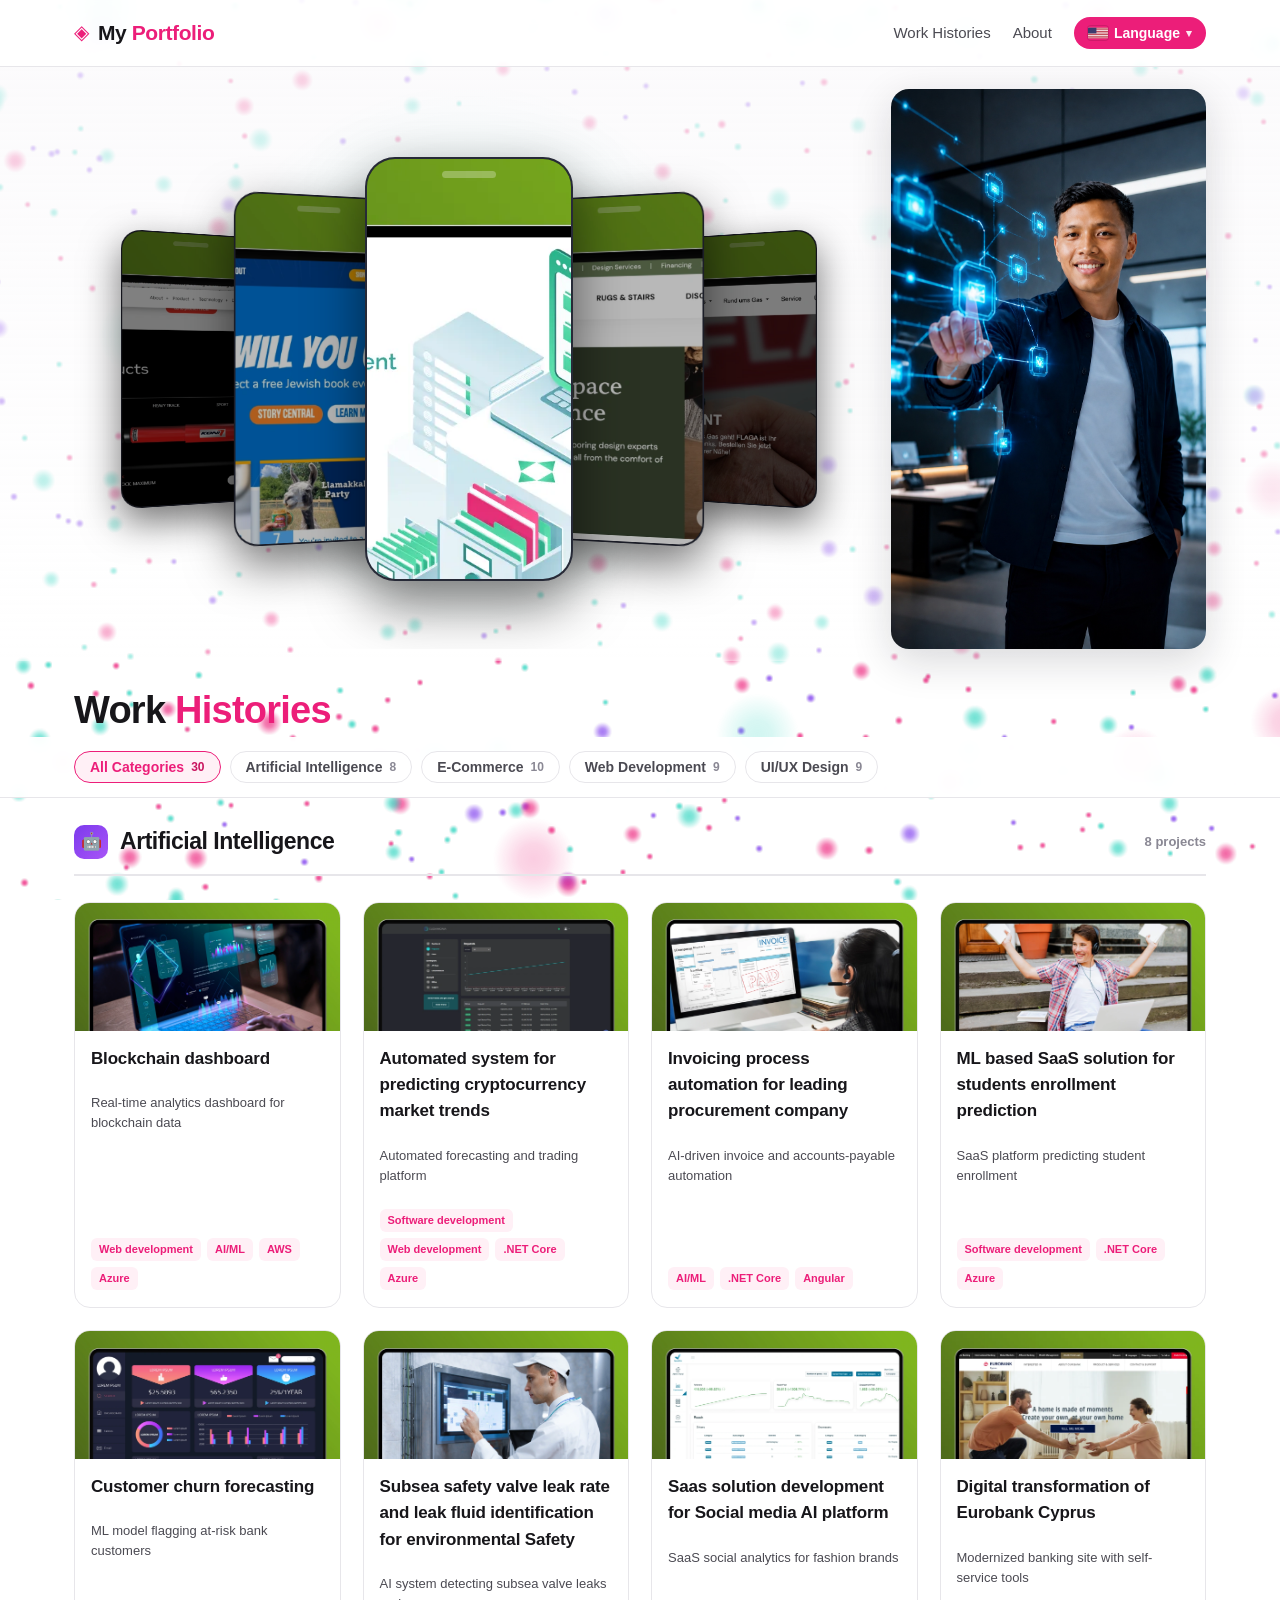
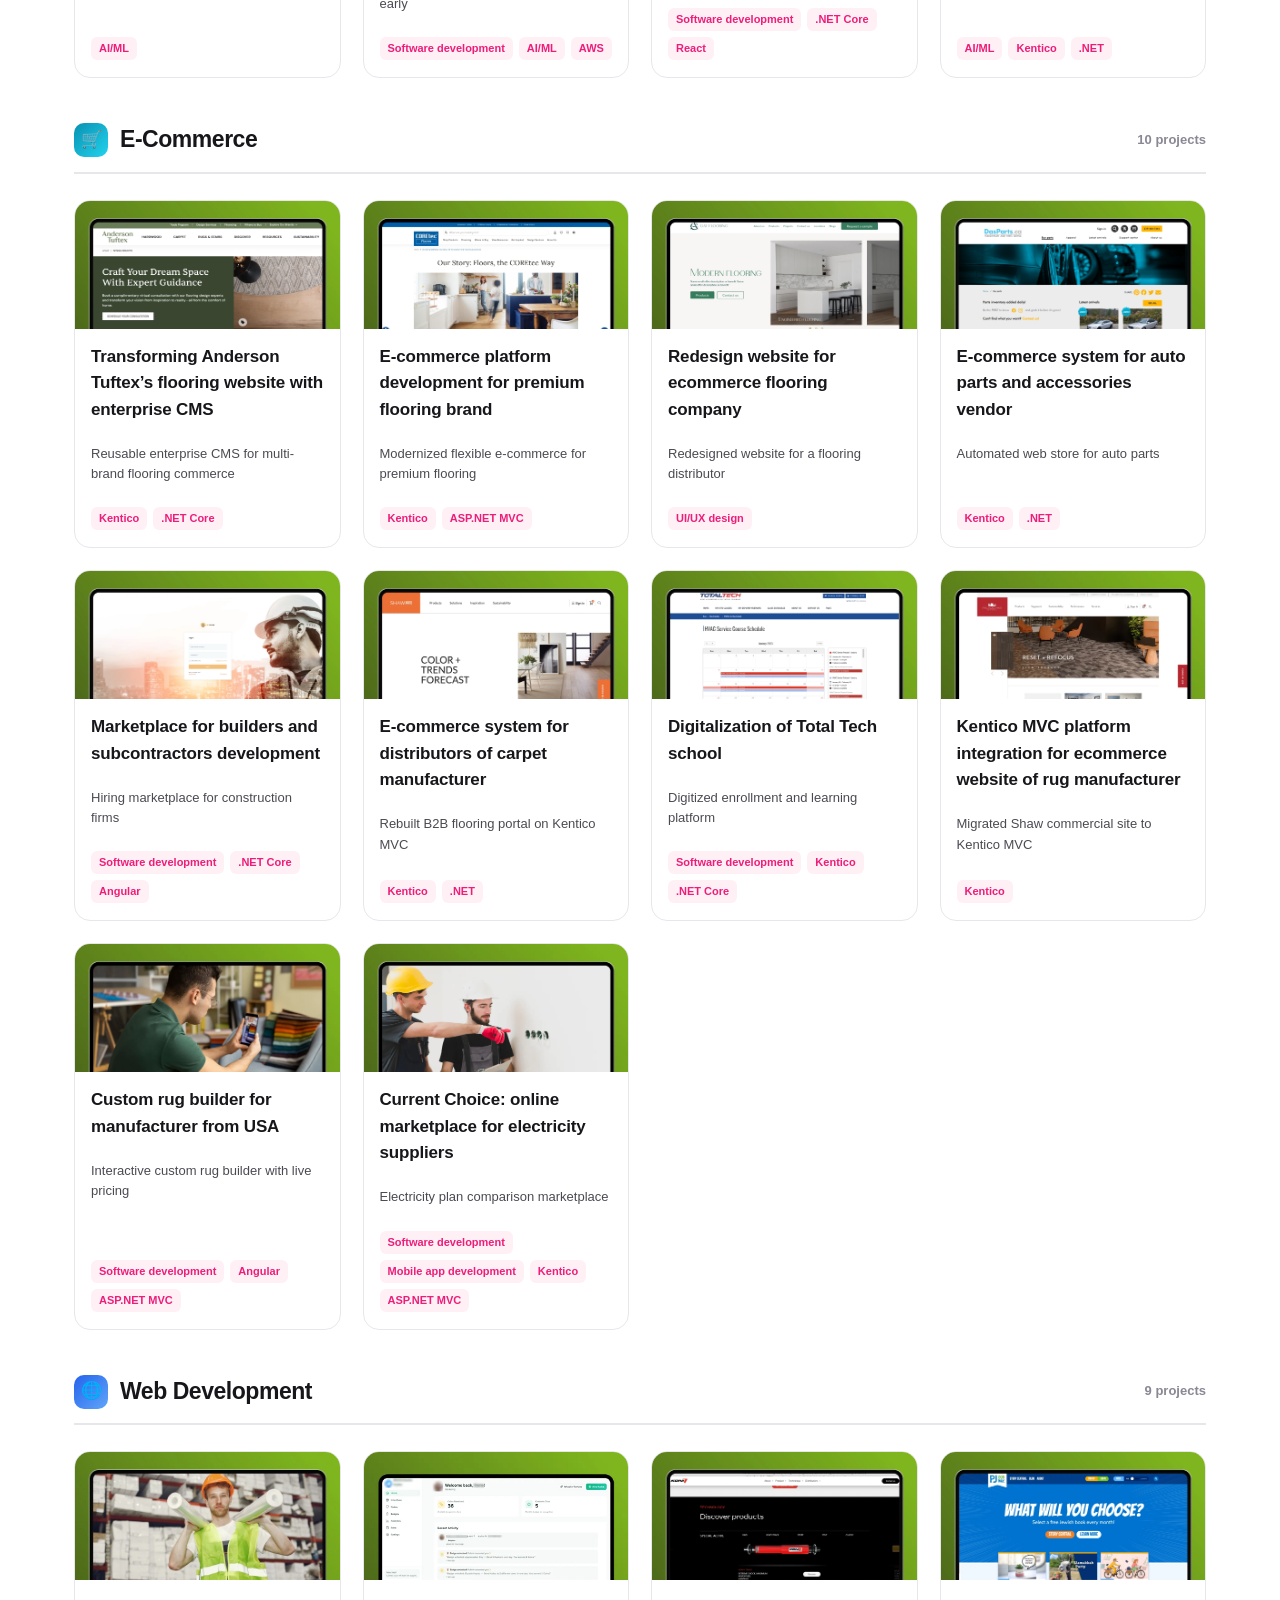
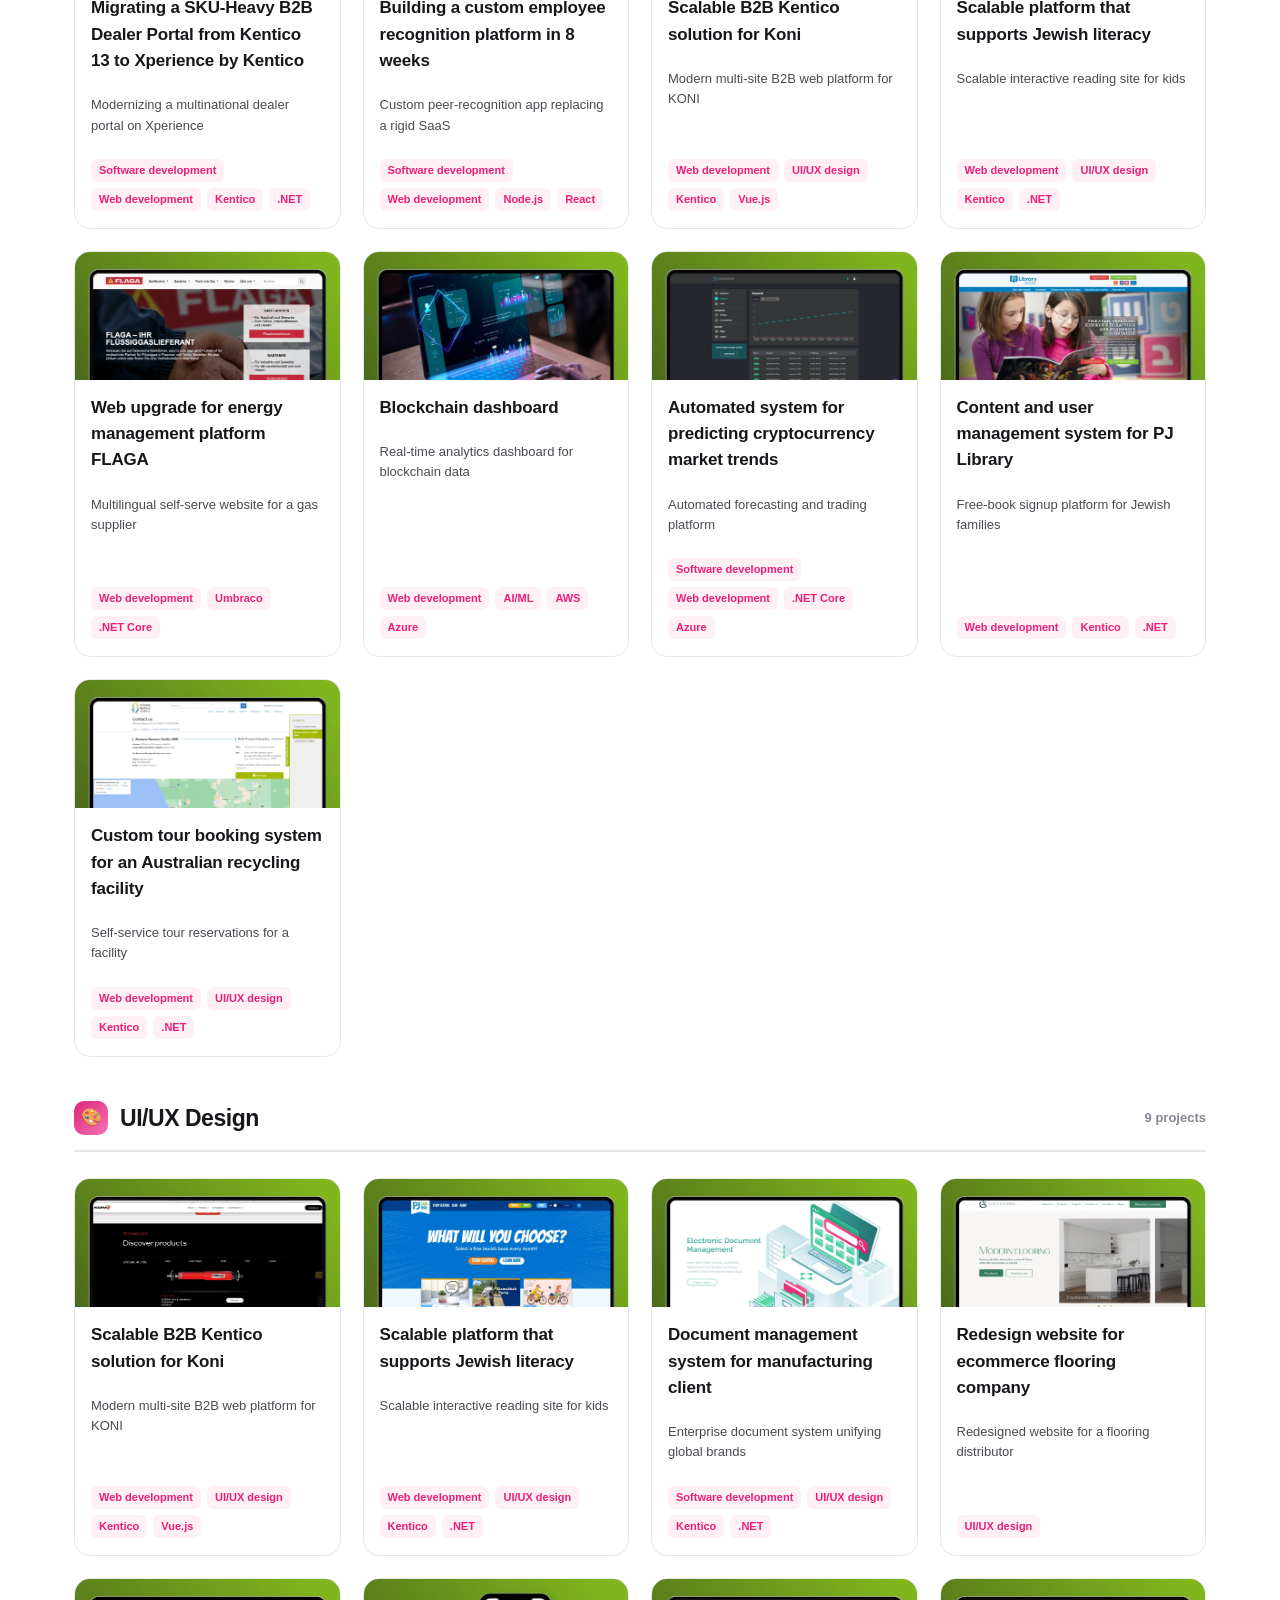
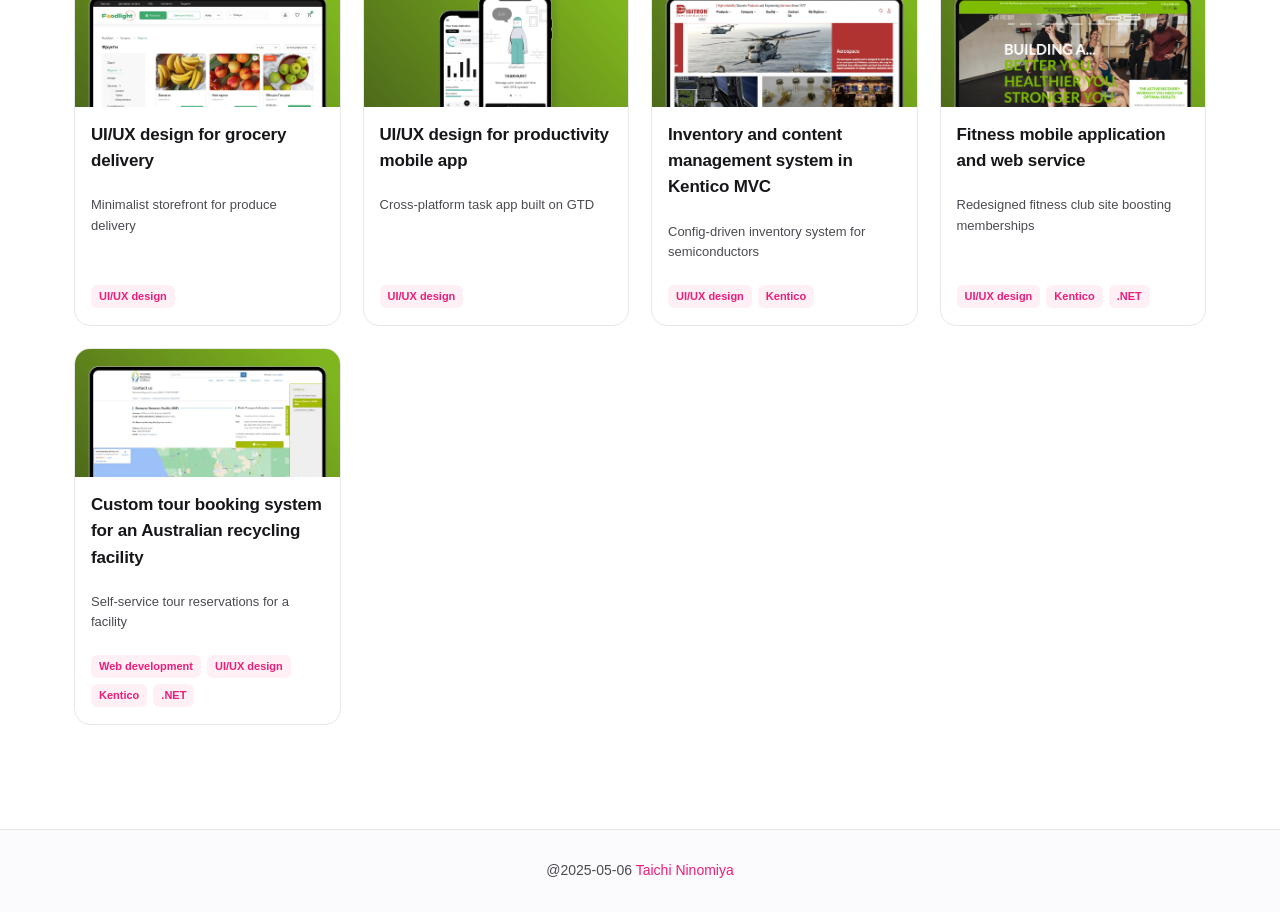
<file: index.html>
<!DOCTYPE html>
<html lang="en">
<head>
  <meta charset="UTF-8" />
  <meta name="viewport" content="width=device-width, initial-scale=1.0" />
  <title>My Portfolio</title>

  <meta name="description" content="A study recreation — 30 case-study projects grouped by category, with full details and images." />
  <link rel="stylesheet" href="styles.css" />
</head>
<body>
  <!-- 3D parallax background (three.js) — sits behind everything, ignores pointer events -->
  <canvas id="bg3d" aria-hidden="true"></canvas>
  <!-- Header -->
  <header class="site-header">
    <div class="wrap header-inner">
      <a href="#/" class="brand" onclick="window.scrollTo({ top: 0, behavior: 'smooth' })">
        <span class="brand-mark">◈</span>
        <span class="brand-name">My <strong>Portfolio</strong></span>
      </a>
      <nav class="top-nav">
        <a href="#/" onclick="window.scrollTo({ top: 0, behavior: 'smooth' })" data-i18n="navWork">Work Histories</a>
        <a href="about.html" data-i18n="navAbout">About</a>
        <div id="lang-switch" class="lang-switch"></div>
      </nav>
    </div>
  </header>

  <!-- Hero -->
  <section class="hero hero--image">
    <div class="wrap hero-inner">
      <div class="hero-stack" id="hero-stack" aria-hidden="true"><!-- stacked cards injected --></div>
      <div class="hero-media">
        <img src="images-bo/photo.png" alt="" onerror="this.closest('.hero-media').style.display='none'" />
      </div>
    </div>
  </section>

  <!-- Section title -->
  <div class="wrap section-title">
    <h2><span data-i18n="workTitleA">Work </span><span class="accent" data-i18n="workTitleB">Histories</span></h2>
  </div>

  <!-- Controls -->
  <div class="controls-bar">
    <div class="wrap">
      <div class="filters" id="filters"><!-- category chips injected --></div>
    </div>
  </div>

  <!-- Grid -->
  <main class="wrap">
    <div id="sections"><!-- category sections injected --></div>
  </main>

  <footer class="site-footer">
    <div class="wrap">
      <p style="text-align:center;margin:0">@2025-05-06 <span style="color:var(--pink)">Taichi Ninomiya</span></p>
    </div>
  </footer>

  <!-- Detail modal -->
  <div class="modal-overlay" id="modal" hidden>
    <div class="modal" role="dialog" aria-modal="true" aria-labelledby="modal-title">
      <button class="modal-close" id="modal-close" aria-label="Close">✕</button>
      <div class="modal-body" id="modal-body"><!-- detail injected --></div>
    </div>
  </div>

  <script src="data.js"></script>
  <script src="details.js"></script>
  <script src="images.js"></script>
  <script src="i18n.js"></script>
  <script src="translations.i18n.js"></script>
  <script src="lang.js"></script>
  <script src="app.js"></script>
  <script src="vendor/three.min.js"></script>
  <script src="bg3d.js"></script>
</body>
</html>
</file>
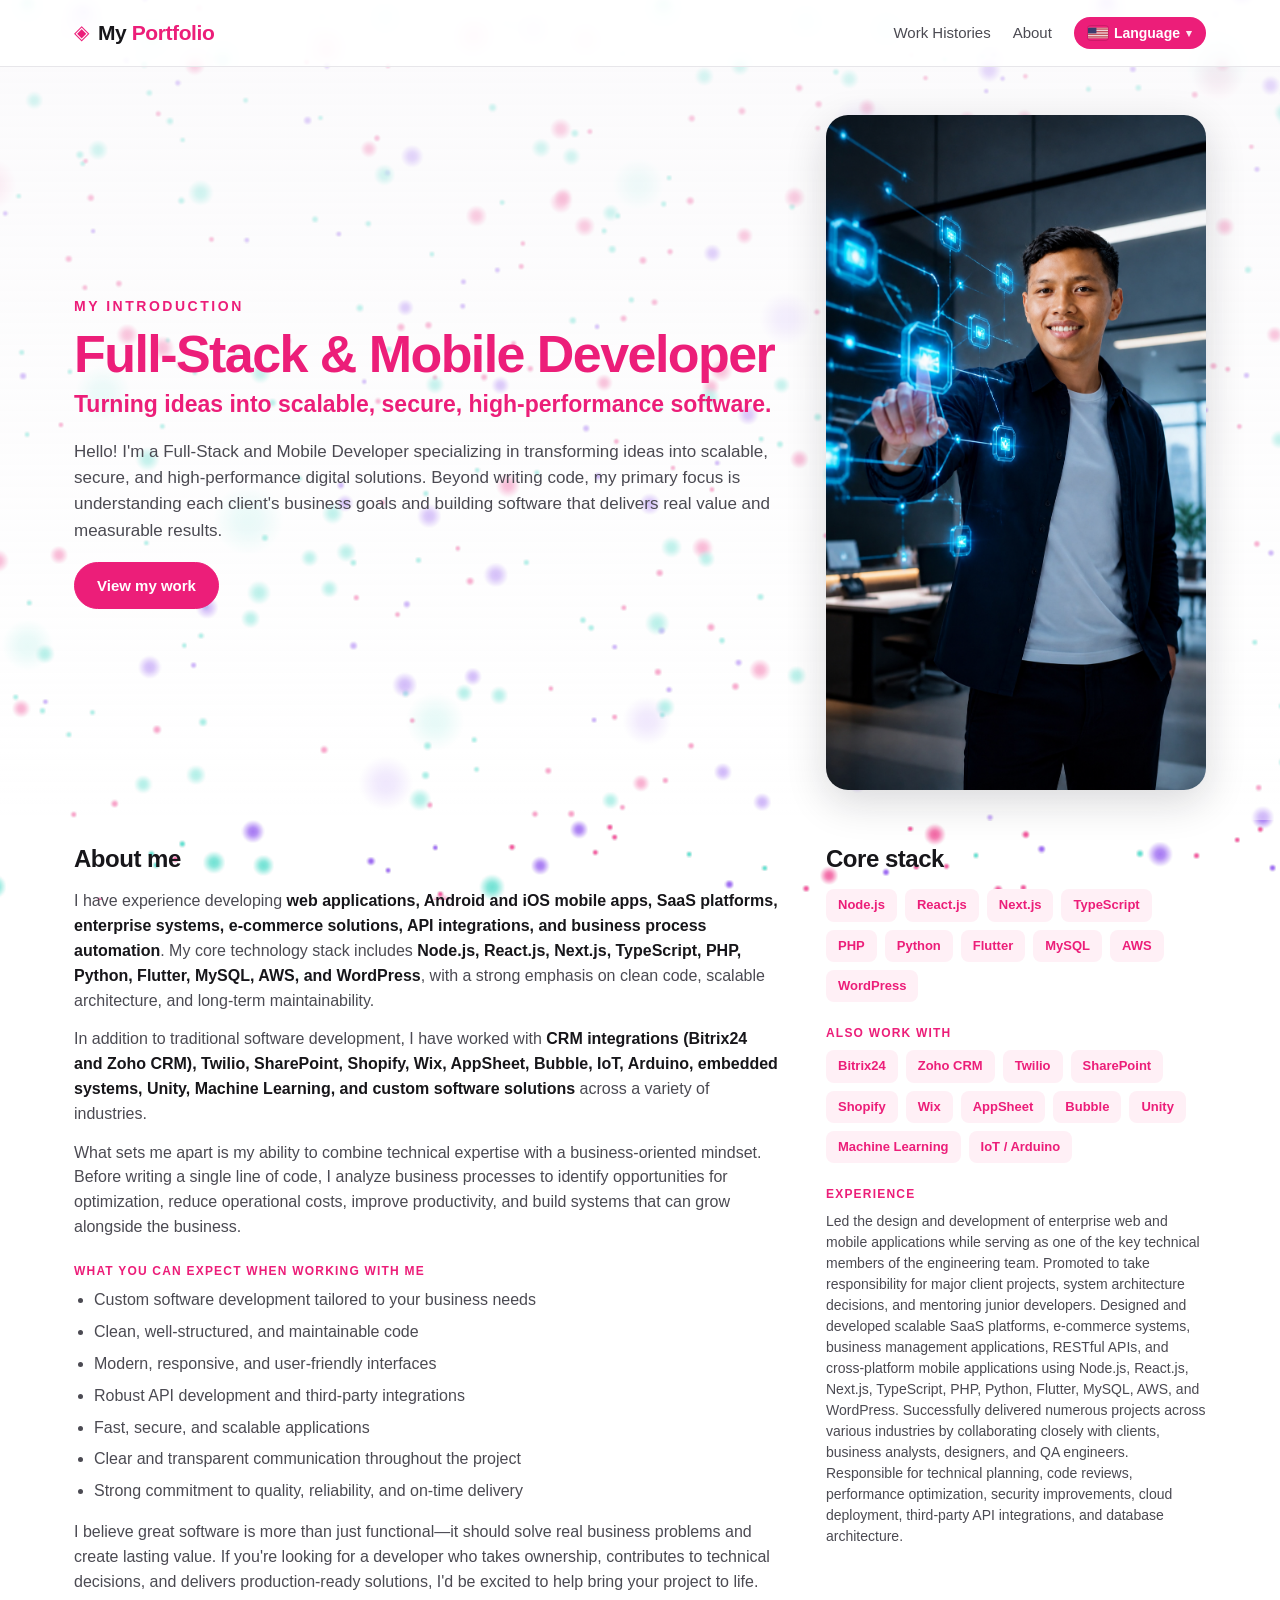
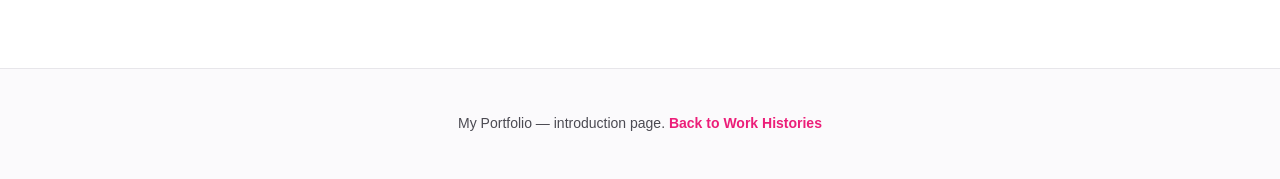
<file: about.html>
<!DOCTYPE html>
<html lang="en">
<head>
  <meta charset="UTF-8" />
  <meta name="viewport" content="width=device-width, initial-scale=1.0" />
  <title>My Introduction</title>
  <meta name="description" content="My Introduction — about me, skills, and background." />
  <link rel="stylesheet" href="styles.css" />
</head>
<body>
  <!-- 3D parallax background (three.js) — sits behind everything, ignores pointer events -->
  <canvas id="bg3d" aria-hidden="true"></canvas>
  <!-- Header -->
  <header class="site-header">
    <div class="wrap header-inner">
      <a href="index.html" class="brand">
        <span class="brand-mark">◈</span>
        <span class="brand-name">My <strong>Portfolio</strong></span>
      </a>
      <nav class="top-nav">
        <a href="index.html" data-i18n="navWork">Work Histories</a>
        <a href="about.html" data-i18n="navAbout">About</a>
        <div id="lang-switch" class="lang-switch"></div>
      </nav>
    </div>
  </header>

  <!-- Intro hero -->
  <section class="intro">
    <div class="wrap intro-inner">
      <div class="intro-text">
        <p class="eyebrow" data-i18n="eyebrow">My Introduction</p>
        <h1><span class="accent" data-i18n="h1">Full-Stack &amp; Mobile Developer</span></h1>
        <p class="intro-role" data-i18n="role">Turning ideas into scalable, secure, high-performance software.</p>
        <p class="bio" data-i18n="bio">Hello! I'm a Full-Stack and Mobile Developer specializing in transforming ideas into scalable, secure, and high-performance digital solutions. Beyond writing code, my primary focus is understanding each client's business goals and building software that delivers real value and measurable results.</p>
        <div class="intro-actions">
          <a class="btn btn-primary" href="index.html" data-i18n="viewwork">View my work</a>
        </div>
      </div>
      <div class="intro-photo">
        <img src="images-bo/photo.png" alt="Portrait" onerror="this.closest('.intro-photo').style.display='none'" />
      </div>
    </div>
  </section>

  <!-- About body -->
  <main class="wrap about-body">
    <div class="about-grid">
      <div class="about-block">
        <h2 data-i18n="aboutH2">About me</h2>
        <p data-i18n="p1" data-i18n-html>I have experience developing <strong>web applications, Android and iOS mobile apps, SaaS platforms, enterprise systems, e-commerce solutions, API integrations, and business process automation</strong>. My core technology stack includes <strong>Node.js, React.js, Next.js, TypeScript, PHP, Python, Flutter, MySQL, AWS, and WordPress</strong>, with a strong emphasis on clean code, scalable architecture, and long-term maintainability.</p>
        <p data-i18n="p2" data-i18n-html>In addition to traditional software development, I have worked with <strong>CRM integrations (Bitrix24 and Zoho CRM), Twilio, SharePoint, Shopify, Wix, AppSheet, Bubble, IoT, Arduino, embedded systems, Unity, Machine Learning, and custom software solutions</strong> across a variety of industries.</p>
        <p data-i18n="p3">What sets me apart is my ability to combine technical expertise with a business-oriented mindset. Before writing a single line of code, I analyze business processes to identify opportunities for optimization, reduce operational costs, improve productivity, and build systems that can grow alongside the business.</p>

        <h3 data-i18n="expectH3">What you can expect when working with me</h3>
        <ul>
          <li data-i18n="e1">Custom software development tailored to your business needs</li>
          <li data-i18n="e2">Clean, well-structured, and maintainable code</li>
          <li data-i18n="e3">Modern, responsive, and user-friendly interfaces</li>
          <li data-i18n="e4">Robust API development and third-party integrations</li>
          <li data-i18n="e5">Fast, secure, and scalable applications</li>
          <li data-i18n="e6">Clear and transparent communication throughout the project</li>
          <li data-i18n="e7">Strong commitment to quality, reliability, and on-time delivery</li>
        </ul>

        <p data-i18n="closing">I believe great software is more than just functional—it should solve real business problems and create lasting value. If you're looking for a developer who takes ownership, contributes to technical decisions, and delivers production-ready solutions, I'd be excited to help bring your project to life.</p>
      </div>

      <aside class="about-block">
        <h2 data-i18n="coreStack">Core stack</h2>
        <div class="skill-tags">
          <span>Node.js</span>
          <span>React.js</span>
          <span>Next.js</span>
          <span>TypeScript</span>
          <span>PHP</span>
          <span>Python</span>
          <span>Flutter</span>
          <span>MySQL</span>
          <span>AWS</span>
          <span>WordPress</span>
        </div>

        <h3 data-i18n="alsoWork">Also work with</h3>
        <div class="skill-tags">
          <span>Bitrix24</span>
          <span>Zoho CRM</span>
          <span>Twilio</span>
          <span>SharePoint</span>
          <span>Shopify</span>
          <span>Wix</span>
          <span>AppSheet</span>
          <span>Bubble</span>
          <span>Unity</span>
          <span>Machine Learning</span>
          <span>IoT / Arduino</span>
        </div>

        <h3 data-i18n="expTitle">Experience</h3>
        <p class="exp-body" data-i18n="expBody">Led the design and development of enterprise web and mobile applications while serving as one of the key technical members of the engineering team. Promoted to take responsibility for major client projects, system architecture decisions, and mentoring junior developers. Designed and developed scalable SaaS platforms, e-commerce systems, business management applications, RESTful APIs, and cross-platform mobile applications using Node.js, React.js, Next.js, TypeScript, PHP, Python, Flutter, MySQL, AWS, and WordPress. Successfully delivered numerous projects across various industries by collaborating closely with clients, business analysts, designers, and QA engineers. Responsible for technical planning, code reviews, performance optimization, security improvements, cloud deployment, third-party API integrations, and database architecture.</p>
      </aside>
    </div>
  </main>

  <footer class="site-footer">
    <div class="wrap">
      <p style="text-align:center">My Portfolio — introduction page. <a href="index.html" style="color:var(--pink);font-weight:600" data-i18n="backLink">Back to Work Histories</a></p>
    </div>
  </footer>

  <script src="i18n.js"></script>
  <script src="translations.i18n.js"></script>
  <script src="lang.js"></script>
  <script src="vendor/three.min.js"></script>
  <script src="bg3d.js"></script>
</body>
</html>
</file>
<file: styles.css>
/* ===== AppMakers portfolio recreation — styles ===== */
:root {
  --pink: #ec1e79;
  --pink-dark: #c9155f;
  --pink-tint: #fff0f6;
  --pink-border: #f7a8ce;
  --ink: #17161a;
  --body: #4b4a52;
  --muted: #8a8894;
  --line: #e7e6ea;
  --bg: #ffffff;
  --bg-soft: #faf9fb;
  --card: #ffffff;
  --shadow: 0 1px 2px rgba(20,18,28,.05), 0 8px 24px rgba(20,18,28,.06);
  --shadow-lg: 0 12px 40px rgba(20,18,28,.16);
  --radius: 16px;
  --maxw: 1180px;
  --font: -apple-system, BlinkMacSystemFont, "Segoe UI", Roboto, Helvetica, Arial, sans-serif;
}
* { box-sizing: border-box; }
html, body { margin: 0; padding: 0; }
html { background: var(--bg); }
body {
  font-family: var(--font);
  color: var(--body);
  background: transparent;
  line-height: 1.55;
  -webkit-font-smoothing: antialiased;
}
.wrap { max-width: var(--maxw); margin: 0 auto; padding: 0 24px; }
a { color: inherit; text-decoration: none; }
strong { color: var(--ink); }
code { background: #f3f2f5; padding: 1px 5px; border-radius: 5px; font-size: .86em; }

/* 3D parallax background canvas — painted behind every page layer, never
   intercepts clicks. Hidden entirely if the script never boots. */
#bg3d { position: fixed; inset: 0; width: 100%; height: 100%; z-index: -1; pointer-events: none; display: block; }

/* ===== Header ===== */
.site-header { position: sticky; top: 0; z-index: 40; background: rgba(255,255,255,.9); backdrop-filter: blur(10px); border-bottom: 1px solid var(--line); }
.header-inner { display: flex; align-items: center; justify-content: space-between; height: 66px; }
.brand { display: flex; align-items: center; gap: 9px; font-size: 21px; color: var(--ink); }
.brand-mark { color: var(--pink); font-size: 20px; }
.brand-name strong { color: var(--pink); font-weight: 800; }
.brand-name { font-weight: 600; letter-spacing: -.02em; }
.top-nav { display: flex; align-items: center; gap: 22px; font-size: 15px; }
.top-nav a:hover { color: var(--pink); }
.top-nav .muted { color: var(--muted); cursor: default; }
.top-nav .cta { background: var(--pink); color: #fff; padding: 9px 18px; border-radius: 999px; font-weight: 600; }
.top-nav .cta:hover { background: var(--pink-dark); }

/* Language switcher */
.lang-switch { position: relative; }
.lang-btn { display: inline-flex; align-items: center; gap: 6px; background: var(--pink); color: #fff; border: none; padding: 8px 14px; border-radius: 999px; font-weight: 600; font-size: 14px; cursor: pointer; font-family: inherit; }
.lang-btn:hover { background: var(--pink-dark); }
.lang-globe { font-size: 15px; line-height: 1; }
.lang-caret { font-size: 11px; opacity: .9; }
.lang-menu { position: absolute; right: 0; top: calc(100% + 8px); background: #fff; border: 1px solid var(--line); border-radius: 12px; box-shadow: var(--shadow-lg); padding: 6px; min-width: 172px; z-index: 60; display: flex; flex-direction: column; }
.lang-menu[hidden] { display: none; }
.flag { width: 20px; height: 14px; border-radius: 3px; vertical-align: middle; flex: none; box-shadow: 0 0 0 1px rgba(0,0,0,.12); display: inline-block; }
.lang-menu button { display: flex; align-items: center; gap: 9px; text-align: left; background: none; border: none; padding: 9px 12px; border-radius: 8px; font-size: 14px; cursor: pointer; color: var(--body); font-family: inherit; }
.lang-menu button:hover { background: var(--pink-tint); color: var(--pink); }
.lang-menu button.active { color: var(--pink); font-weight: 700; }

/* ===== Hero ===== */
.hero { padding: 54px 0 26px; background: linear-gradient(180deg, rgba(250,249,251,.72), rgba(255,255,255,.45)); }
.hero--image { padding: 22px 0 12px; }
.hero-inner { display: flex; gap: 26px; align-items: stretch; }
.hero-media { flex: 0 0 auto; }
.hero-media img { display: block; width: auto; max-width: 100%; height: 100%; max-height: 560px; object-fit: cover; border-radius: 18px; box-shadow: var(--shadow-lg); }

/* Stacked images filling the area, cycling one-by-one with a zoom-in reveal */
.hero-stack { flex: 1 1 auto; min-width: 0; height: 560px; position: relative; overflow: hidden; perspective: 1500px; background: radial-gradient(circle at 50% 48%, rgba(45,212,191,.12), rgba(255,255,255,0) 56%); }
/* Phone-style cards in a coverflow: the center card stands out; images flow through the fan */
.pf-card { position: absolute; top: 50%; left: 50%; width: 208px; height: 424px; margin: -212px 0 0 -104px; border-radius: 30px; overflow: hidden; background: #0e1220; border: 2px solid rgba(255,255,255,.10); box-shadow: 0 22px 55px rgba(0,0,0,.55); transform-style: preserve-3d; transition: transform 1.15s cubic-bezier(.4,0,.2,1), filter 1.15s ease, opacity 1.15s ease; }
.pf-card::before { content: ""; position: absolute; top: 12px; left: 50%; transform: translateX(-50%); width: 54px; height: 7px; border-radius: 5px; background: rgba(255,255,255,.28); z-index: 3; }
.pf-card img { width: 100%; height: 100%; object-fit: cover; display: block; }
@media (max-width: 760px) {
  .hero-stack { display: none; }
  .hero-media { flex: 1 1 auto; text-align: center; }
  .hero-media img { height: auto; max-height: 70vh; margin: 0 auto; }
}
@media (prefers-reduced-motion: reduce) { .pf-card { transition: none; } }
.eyebrow { text-transform: uppercase; letter-spacing: .16em; font-size: 12px; font-weight: 700; color: var(--pink); margin: 0 0 6px; }
.hero h1 { font-size: clamp(38px, 6vw, 60px); line-height: 1.02; letter-spacing: -.03em; color: var(--ink); margin: 0 0 14px; font-weight: 800; }
.lede { font-size: 18px; max-width: 640px; margin: 0 0 10px; }
.disclaimer { font-size: 13px; color: var(--muted); max-width: 720px; }

/* ===== About / My Introduction page ===== */
.intro { padding: 48px 0 30px; background: linear-gradient(180deg, rgba(250,249,251,.72), rgba(255,255,255,.45)); }
.intro-inner { display: grid; grid-template-columns: 1fr 380px; align-items: center; gap: 48px; }
.intro-photo img { width: 100%; height: auto; border-radius: 22px; box-shadow: var(--shadow-lg); display: block; }
.intro-text { min-width: 0; }
.intro-text h1 { font-size: clamp(34px, 5vw, 52px); line-height: 1.03; letter-spacing: -.03em; color: var(--ink); margin: 6px 0 6px; font-weight: 800; }
.intro-text h1 .accent { color: var(--pink); font: inherit; }
.intro .eyebrow { font-size: 14px; letter-spacing: .18em; margin-bottom: 10px; }
.intro-role { font-size: clamp(19px, 2.2vw, 23px); font-weight: 600; color: var(--pink); margin: 4px 0 16px; }
.intro-text p.bio { font-size: 17px; max-width: none; margin: 0 0 18px; }
.intro-actions { display: flex; gap: 12px; flex-wrap: wrap; }
.btn { display: inline-flex; align-items: center; gap: 8px; padding: 11px 22px; border-radius: 999px; font-weight: 600; font-size: 15px; border: 1.5px solid var(--pink); }
.btn-primary { background: var(--pink); color: #fff; }
.btn-primary:hover { background: var(--pink-dark); border-color: var(--pink-dark); }
.btn-ghost { background: #fff; color: var(--pink); }
.btn-ghost:hover { background: var(--pink-tint); }

.about-body { padding-top: 20px; padding-bottom: 40px; }
.about-grid { display: grid; grid-template-columns: 1fr 380px; align-items: start; gap: 48px; }
.about-grid > div { min-width: 0; }
.about-block h2 { font-size: 24px; font-weight: 800; color: var(--ink); letter-spacing: -.02em; margin: 0 0 12px; }
.about-block h3 { font-size: 12px; text-transform: uppercase; letter-spacing: .1em; color: var(--pink); margin: 22px 0 8px; font-weight: 700; }
.about-block p { margin: 0 0 14px; }
.about-block ul { margin: 0 0 16px; padding-left: 20px; }
.about-block ul li { margin-bottom: 7px; }
.exp-body { font-size: 14px; line-height: 1.5; margin: 0; }
.skill-tags { display: flex; flex-wrap: wrap; gap: 8px; }
.skill-tags span { font-size: 13px; font-weight: 600; color: var(--pink); background: var(--pink-tint); border-radius: 8px; padding: 6px 12px; }
.fact-list { list-style: none; margin: 0; padding: 0; }
.fact-list li { padding: 12px 0; border-bottom: 1px solid var(--line); display: flex; justify-content: space-between; gap: 12px; }
.fact-list li span:first-child { color: var(--muted); }
.fact-list li span:last-child { color: var(--ink); font-weight: 600; text-align: right; }
@media (max-width: 760px) {
  .intro-inner { grid-template-columns: 1fr; gap: 26px; }
  .intro-photo { order: -1; }
  .intro-photo img { width: 220px; max-width: 60vw; }
  .about-grid { grid-template-columns: 1fr; gap: 26px; }
}

/* ===== Section title ===== */
.section-title { padding: 30px 24px 6px; }
.section-title .eyebrow { margin: 0 0 6px; }
.section-title h2 { font-size: clamp(26px, 4vw, 38px); line-height: 1.05; letter-spacing: -.02em; color: var(--ink); margin: 0; font-weight: 800; }
.section-title h2 .accent { color: var(--pink); font: inherit; }

/* ===== Controls ===== */
.controls-bar { position: sticky; top: 66px; z-index: 30; background: rgba(255,255,255,.94); backdrop-filter: blur(8px); border-bottom: 1px solid var(--line); padding: 14px 0; }
.controls-row { display: flex; align-items: center; gap: 16px; justify-content: space-between; flex-wrap: wrap; }
.filters { display: flex; flex-wrap: wrap; gap: 9px; align-items: center; }
.chip {
  display: inline-flex; align-items: center; gap: 7px;
  border: 1.5px solid var(--line); background: #fff; color: var(--body);
  padding: 8px 15px; border-radius: 999px; font-size: 14px; font-weight: 600;
  cursor: pointer; transition: all .15s ease; white-space: nowrap; line-height: 1;
}
.chip:hover { border-color: var(--pink-border); color: var(--pink); }
.chip.active { background: var(--pink-tint); border-color: var(--pink); color: var(--pink); }
.chip .chip-count { font-size: 12px; color: var(--muted); font-weight: 600; }
.chip.active .chip-count { color: var(--pink-dark); }
.chip.more-toggle { color: var(--ink); }
.search input {
  border: 1.5px solid var(--line); border-radius: 999px; padding: 9px 18px;
  font-size: 14px; min-width: 220px; font-family: inherit; outline: none; transition: border-color .15s;
}
.search input:focus { border-color: var(--pink); }
.result-meta { margin-top: 10px; font-size: 13px; color: var(--muted); }

/* ===== Category sections ===== */
#sections { padding: 26px 0 40px; }
.cat-section { margin-bottom: 44px; scroll-margin-top: 150px; }
.cat-head { display: flex; align-items: center; gap: 12px; padding-bottom: 14px; margin-bottom: 4px; border-bottom: 2px solid var(--line); }
.cat-head .cat-dot { width: 34px; height: 34px; border-radius: 10px; display: inline-flex; align-items: center; justify-content: center; font-size: 17px; flex: none; }
.cat-head h2 { font-size: 23px; font-weight: 800; color: var(--ink); letter-spacing: -.02em; margin: 0; flex: 1; }
.cat-head .cat-count { font-size: 13px; font-weight: 600; color: var(--muted); }

/* ===== Grid ===== */
.grid { display: grid; grid-template-columns: repeat(auto-fill, minmax(258px, 1fr)); gap: 22px; padding: 22px 0 0; }
.card {
  background: var(--card); border: 1px solid var(--line); border-radius: var(--radius);
  overflow: hidden; cursor: pointer; display: flex; flex-direction: column;
  transition: transform .16s ease, box-shadow .16s ease, border-color .16s ease;
}
.card:hover { transform: translateY(-4px); box-shadow: var(--shadow-lg); border-color: transparent; }
.card-thumb { height: 128px; display: flex; align-items: center; justify-content: center; position: relative; color: #fff; }
.card-thumb .initial { font-size: 42px; font-weight: 800; letter-spacing: -.03em; text-shadow: 0 2px 12px rgba(0,0,0,.18); }
.thumb-icon { width: 84px; height: 84px; object-fit: contain; border-radius: 19px; background: #fff; padding: 9px; box-shadow: 0 8px 22px rgba(0,0,0,.18); }
.card-thumb.has-banner { padding: 0; }
.banner-img { width: 100%; height: 100%; object-fit: cover; display: block; }
.card-thumb .emoji { position: absolute; top: 12px; right: 14px; font-size: 20px; opacity: .95; }
.card-thumb .researched { position: absolute; top: 12px; left: 12px; background: rgba(255,255,255,.22); border: 1px solid rgba(255,255,255,.5); color:#fff; font-size: 10px; font-weight: 700; padding: 3px 8px; border-radius: 999px; letter-spacing: .04em; text-transform: uppercase; }
.card-body { padding: 15px 16px 17px; display: flex; flex-direction: column; gap: 8px; flex: 1; }
.card-name { font-size: 17px; font-weight: 700; color: var(--ink); letter-spacing: -.01em; }
.card-tagline { font-size: 13px; color: var(--body); flex: 1; }
.card-tagline.none { color: var(--muted); font-style: italic; }
.card-cats { display: flex; flex-wrap: wrap; gap: 6px; margin-top: 2px; }
.tag { font-size: 11px; font-weight: 600; color: var(--pink); background: var(--pink-tint); border-radius: 6px; padding: 3px 8px; }
.tag.plain { color: var(--muted); background: #f3f2f5; }

.empty { text-align: center; padding: 60px 0 90px; color: var(--muted); }
.link-btn { background: none; border: none; color: var(--pink); font-weight: 600; cursor: pointer; font-size: 15px; }

/* ===== Footer ===== */
.site-footer { border-top: 1px solid var(--line); background: rgba(250,249,251,.78); backdrop-filter: blur(6px); padding: 30px 0; margin-top: 20px; font-size: 14px; }
.site-footer .muted { color: var(--muted); }
.small { font-size: 12.5px; }

/* ===== Modal ===== */
.modal-overlay { position: fixed; inset: 0; background: rgba(20,18,28,.55); backdrop-filter: blur(3px); z-index: 100; display: flex; align-items: flex-start; justify-content: center; padding: 40px 20px; overflow-y: auto; }
.modal-overlay[hidden] { display: none; }  /* ensure the hidden attribute wins over display:flex, so the empty modal never shows on load */
.modal { background: #fff; border-radius: 20px; max-width: 760px; width: 100%; position: relative; box-shadow: var(--shadow-lg); animation: pop .18s ease; margin: auto; }
@keyframes pop { from { transform: translateY(12px) scale(.98); opacity: 0; } to { transform: none; opacity: 1; } }
.modal-close { position: absolute; top: 16px; right: 16px; background: #f3f2f5; border: none; width: 34px; height: 34px; border-radius: 50%; cursor: pointer; font-size: 15px; color: var(--body); z-index: 2; transition: background .15s; }
.modal-close:hover { background: #e7e6ea; }
.modal-hero { padding: 34px 34px 22px; border-radius: 20px 20px 0 0; color: #fff; }
.modal-hero .m-icon { width: 58px; height: 58px; object-fit: contain; border-radius: 15px; background: #fff; padding: 7px; box-shadow: 0 8px 22px rgba(0,0,0,.22); margin-bottom: 14px; display: block; }
.modal-hero .m-cats { display: flex; flex-wrap: wrap; gap: 6px; margin-bottom: 12px; }
.modal-hero .m-cats .tag { background: rgba(255,255,255,.2); color: #fff; }
.modal-hero h2 { margin: 0 0 6px; font-size: 30px; letter-spacing: -.02em; color: #fff; font-weight: 800; }
.modal-hero .m-tagline { font-size: 16px; opacity: .95; margin: 0; }
.m-hero-img { width: 100%; max-height: 300px; object-fit: cover; display: block; }
.m-gallery { display: grid; grid-template-columns: repeat(auto-fill, minmax(150px, 1fr)); gap: 10px; }
.m-gallery img { width: 100%; height: 110px; object-fit: cover; border-radius: 10px; border: 1px solid var(--line); }
.modal-content { padding: 26px 34px 34px; }
.m-section { margin-bottom: 22px; }
.m-section h3 { font-size: 12px; text-transform: uppercase; letter-spacing: .1em; color: var(--pink); margin: 0 0 8px; font-weight: 700; }
.m-section p { margin: 0; color: var(--body); }
.m-section ul { margin: 0; padding-left: 18px; color: var(--body); }
.m-section ul li { margin-bottom: 4px; }
.m-status { border-left: 3px solid var(--pink); background: var(--pink-tint); padding: 12px 16px; border-radius: 0 10px 10px 0; font-size: 14px; color: var(--ink); }
.m-grid { display: grid; grid-template-columns: 1fr 1fr; gap: 22px; }
.m-links { display: flex; flex-wrap: wrap; gap: 10px; }
.m-links a { font-size: 13px; font-weight: 600; color: var(--pink); border: 1.5px solid var(--pink-border); padding: 7px 14px; border-radius: 999px; }
.m-links a:hover { background: var(--pink-tint); }
.m-thin { color: var(--muted); font-size: 14px; }
.m-thin a { color: var(--pink); font-weight: 600; }

@media (max-width: 640px) {
  .top-nav a:not(.cta), .top-nav .muted { display: none; }
  .m-grid { grid-template-columns: 1fr; }
  .modal-hero, .modal-content { padding-left: 22px; padding-right: 22px; }
  .search input { min-width: 0; width: 100%; }
  .search { flex: 1 1 100%; }
}
</file>
